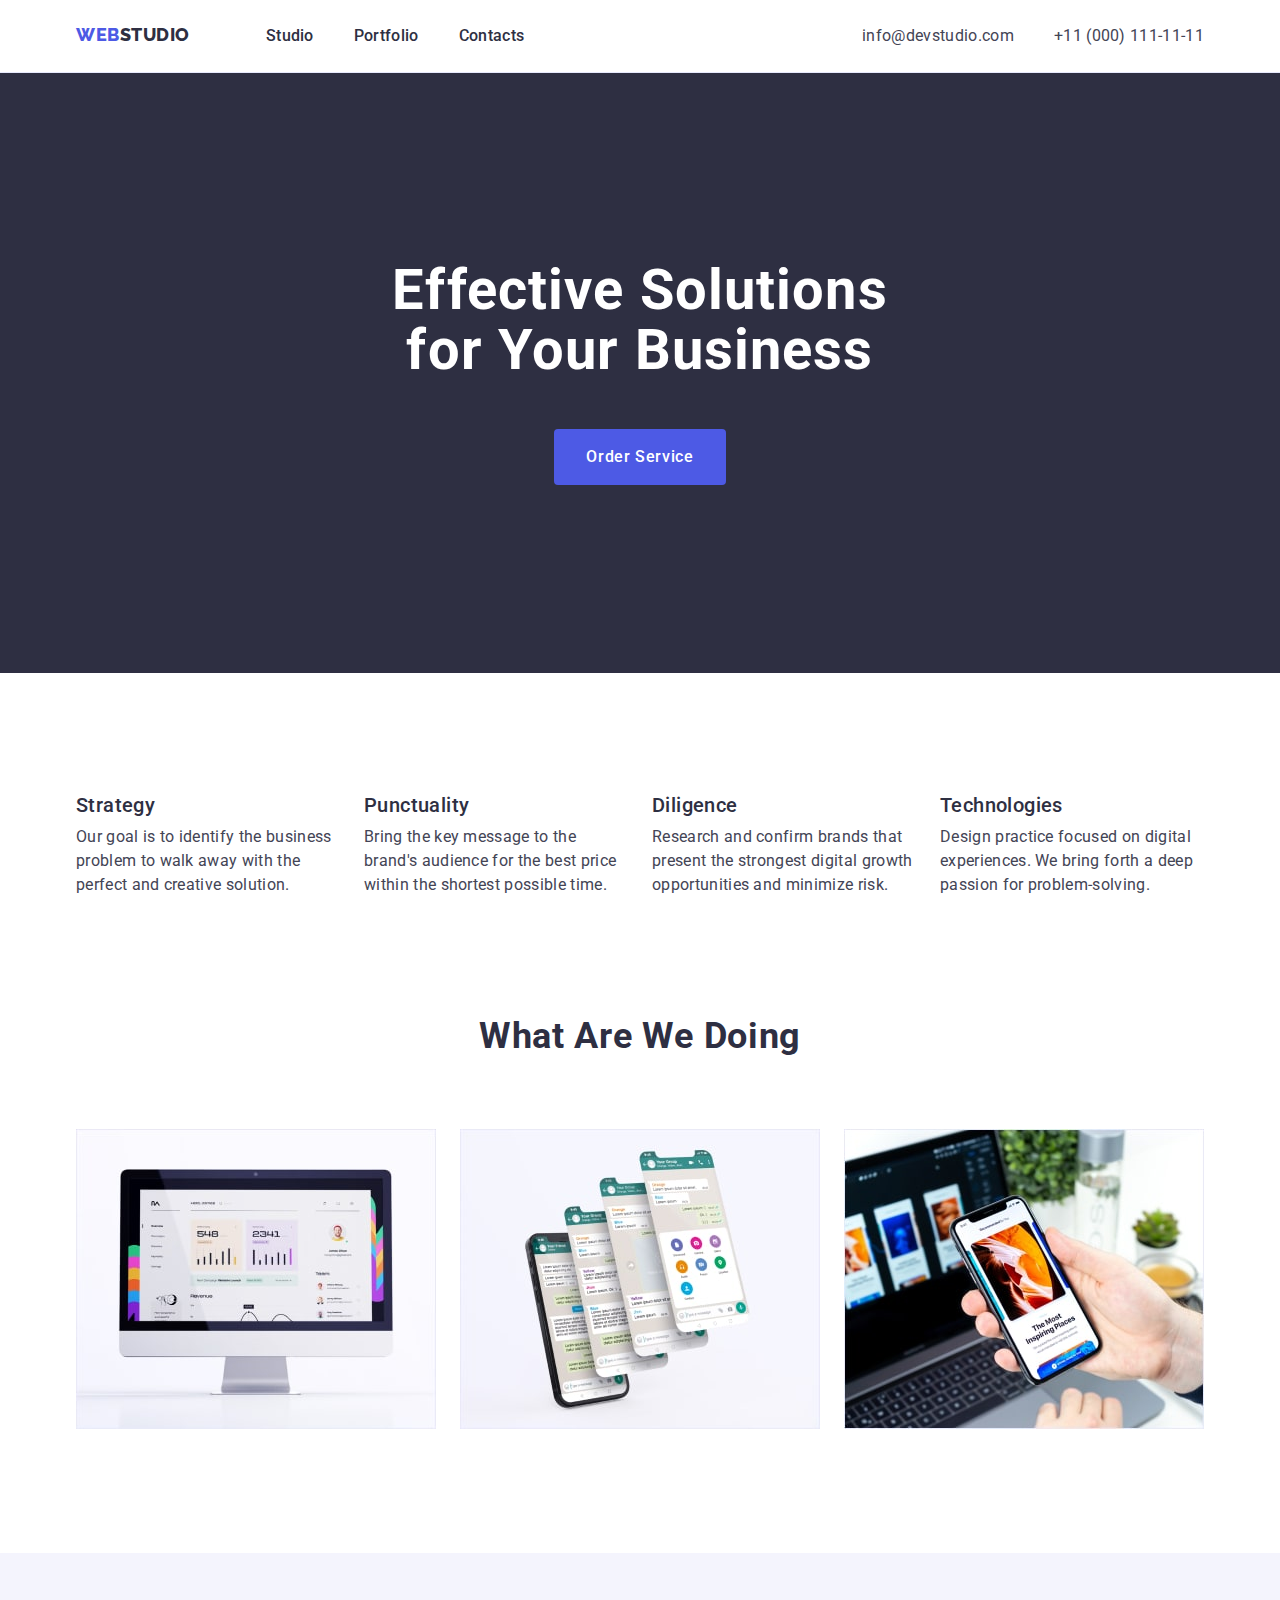
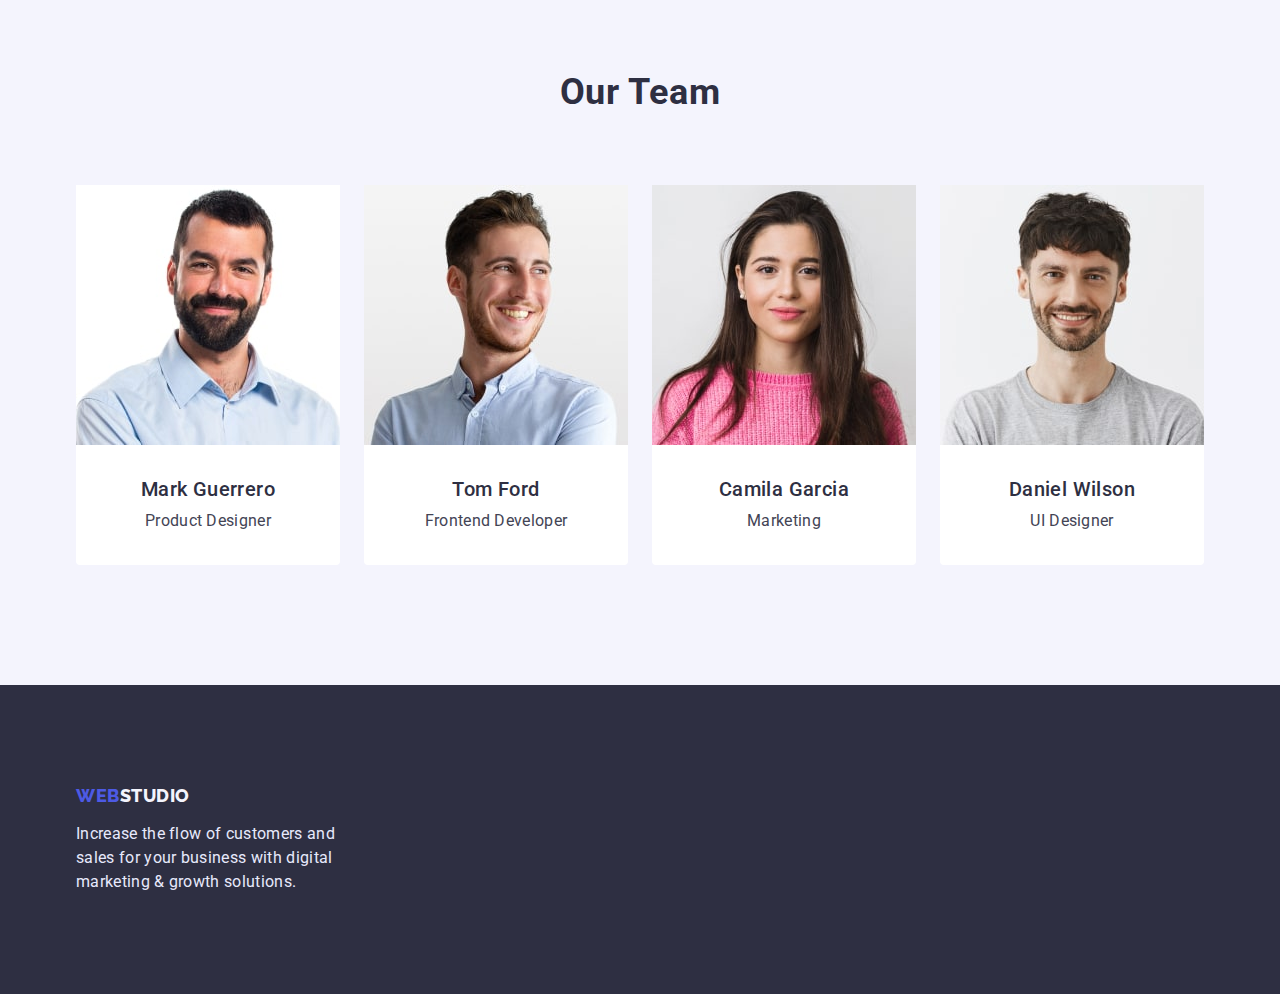
<file: index.html>
<!DOCTYPE html>
<html lang="en">
  <head>
    <meta charset="UTF-8" />
    <meta http-equiv="X-UA-Compatible" content="IE=edge" />
    <meta name="viewport" content="width=device-width, initial-scale=1.0" />
    <title>Студія</title>

    <link rel="preconnect" href="https://fonts.googleapis.com" />
    <link rel="preconnect" href="https://fonts.gstatic.com" crossorigin />
    <link rel="preconnect" href="https://fonts.googleapis.com" />
    <link rel="preconnect" href="https://fonts.gstatic.com" crossorigin />
    <link
      href="https://fonts.googleapis.com/css2?family=Raleway:wght@800&family=Roboto:wght@400;500;700;900&display=swap"
      rel="stylesheet"
    />
    <link
      rel="stylesheet"
      href="https://cdnjs.cloudflare.com/ajax/libs/modern-normalize/1.1.0/modern-normalize.min.css"
    />
    <link rel="stylesheet" href="./css/styles.css" />
  </head>
  <body class="body">
    <!-- Header Section -->
    <header class="header">
      <div class="header-container container">
        <nav class="navigation">
          <a href="./index.html" class="logo-header link"
            >Web<span class="logo-header-part">Studio</span></a
          >
          <ul class="main-nav list">
            <li class="nav-item">
              <a href="./index.html" class="nav-item-link link">Studio</a>
            </li>
            <li class="nav-item">
              <a href="./portfolio.html" class="nav-item-link link"
                >Portfolio</a
              >
            </li>
            <li class="nav-item">
              <a href="" class="nav-item-link link">Contacts</a>
            </li>
          </ul>
        </nav>
        <address class="address">
          <ul class="address-list list">
            <li class="address-item">
              <a href="mailto:info@devstudio.com" class="address-item link"
                >info@devstudio.com</a
              >
            </li>
            <li class="address-item">
              <a href="tel:+110001111111" class="address-item link"
                >+11 (000) 111-11-11</a
              >
            </li>
          </ul>
        </address>
      </div>
    </header>
    <!--Main Section  -->
    <main>
      <!-- Section 1 -->
      <section class="first-section">
        <div class="first-container container">
          <h1 class="first-section-title">
            Effective Solutions for Your Business
          </h1>
          <button type="button" class="first-section-btn">Order Service</button>
        </div>
      </section>
      <!-- Section 2 -->
      <section class="second-section">
        <div class="container">
          <h2 hidden class="second-section-title"></h2>
          <ul class="list second-list">
            <li class="second-list-item">
              <h3 class="second-section-title">Strategy</h3>
              <p class="second-section-text">
                Our goal is to identify the business problem to walk away with
                the perfect and creative solution.
              </p>
            </li>
            <li class="second-list-item">
              <h3 class="second-section-title">Punctuality</h3>
              <p class="second-section-text">
                Bring the key message to the brand's audience for the best price
                within the shortest possible time.
              </p>
            </li>
            <li class="second-list-item">
              <h3 class="second-section-title">Diligence</h3>
              <p class="second-section-text">
                Research and confirm brands that present the strongest digital
                growth opportunities and minimize risk.
              </p>
            </li>
            <li class="second-list-item">
              <h3 class="second-section-title">Technologies</h3>
              <p class="second-section-text">
                Design practice focused on digital experiences. We bring forth a
                deep passion for problem-solving.
              </p>
            </li>
          </ul>
        </div>
      </section>
      <!-- Section 3 -->
      <section class="third-section">
        <div class="container">
          <h2 class="third-section-title">What are we doing</h2>
          <ul class="list third-list">
            <li class="third-section-item">
              <img src="./images/img1.jpg" alt="analysis" width="360" />
            </li>
            <li class="third-section-item">
              <img src="./images/img2.jpg" alt="conversations" width="360" />
            </li>
            <li class="third-section-item">
              <img src="./images/img3.jpg" alt="recommendations" width="360" />
            </li>
          </ul>
        </div>
      </section>
      <!-- Section 4 -->
      <section class="forth-section">
        <div class="forth-container container">
          <h2 class="forth-section-title">Our Team</h2>
          <ul class="forth-list list">
            <li class="forth-section-item">
              <img
                class="our-team-img"
                src="./images/mark.jpg"
                alt="Mark Guerrero"
                width="264"
              />
              <div class="our-container">
                <h3 class="title-name">Mark Guerrero</h3>
                <p class="forth-section-text">Product Designer</p>
              </div>
            </li>

            <li class="forth-section-item">
              <img
                class="our-team-img"
                src="./images/tom.jpg"
                alt="Tom Ford"
                width="264"
              />
              <div class="our-container">
                <h3 class="title-name">Tom Ford</h3>
                <p class="forth-section-text">Frontend Developer</p>
              </div>
            </li>

            <li class="forth-section-item">
              <img
                class="our-team-img"
                src="./images/camila.jpg"
                alt="Camila Garcia"
                width="264"
              />
              <div class="our-container">
                <h3 class="title-name">Camila Garcia</h3>
                <p class="forth-section-text">Marketing</p>
              </div>
            </li>

            <li class="forth-section-item">
              <img
                class="our-team-img"
                src="./images/daniel.jpg"
                alt="Daniel Wilson"
                width="264"
              />
              <div class="our-container">
                <h3 class="title-name">Daniel Wilson</h3>
                <p class="forth-section-text">UI Designer</p>
              </div>
            </li>
          </ul>
        </div>
      </section>
    </main>
    <!-- Footer Section -->
    <footer class="footer">
      <div class="footer-container container">
        <a href="./index.html" class="footer-logo link"
          >Web<span class="footer-logo-part">Studio</span></a
        >
        <p class="footer-text">
          Increase the flow of customers and sales for your business with
          digital marketing & growth solutions.
        </p>
      </div>
    </footer>
  </body>
</html>
</file>
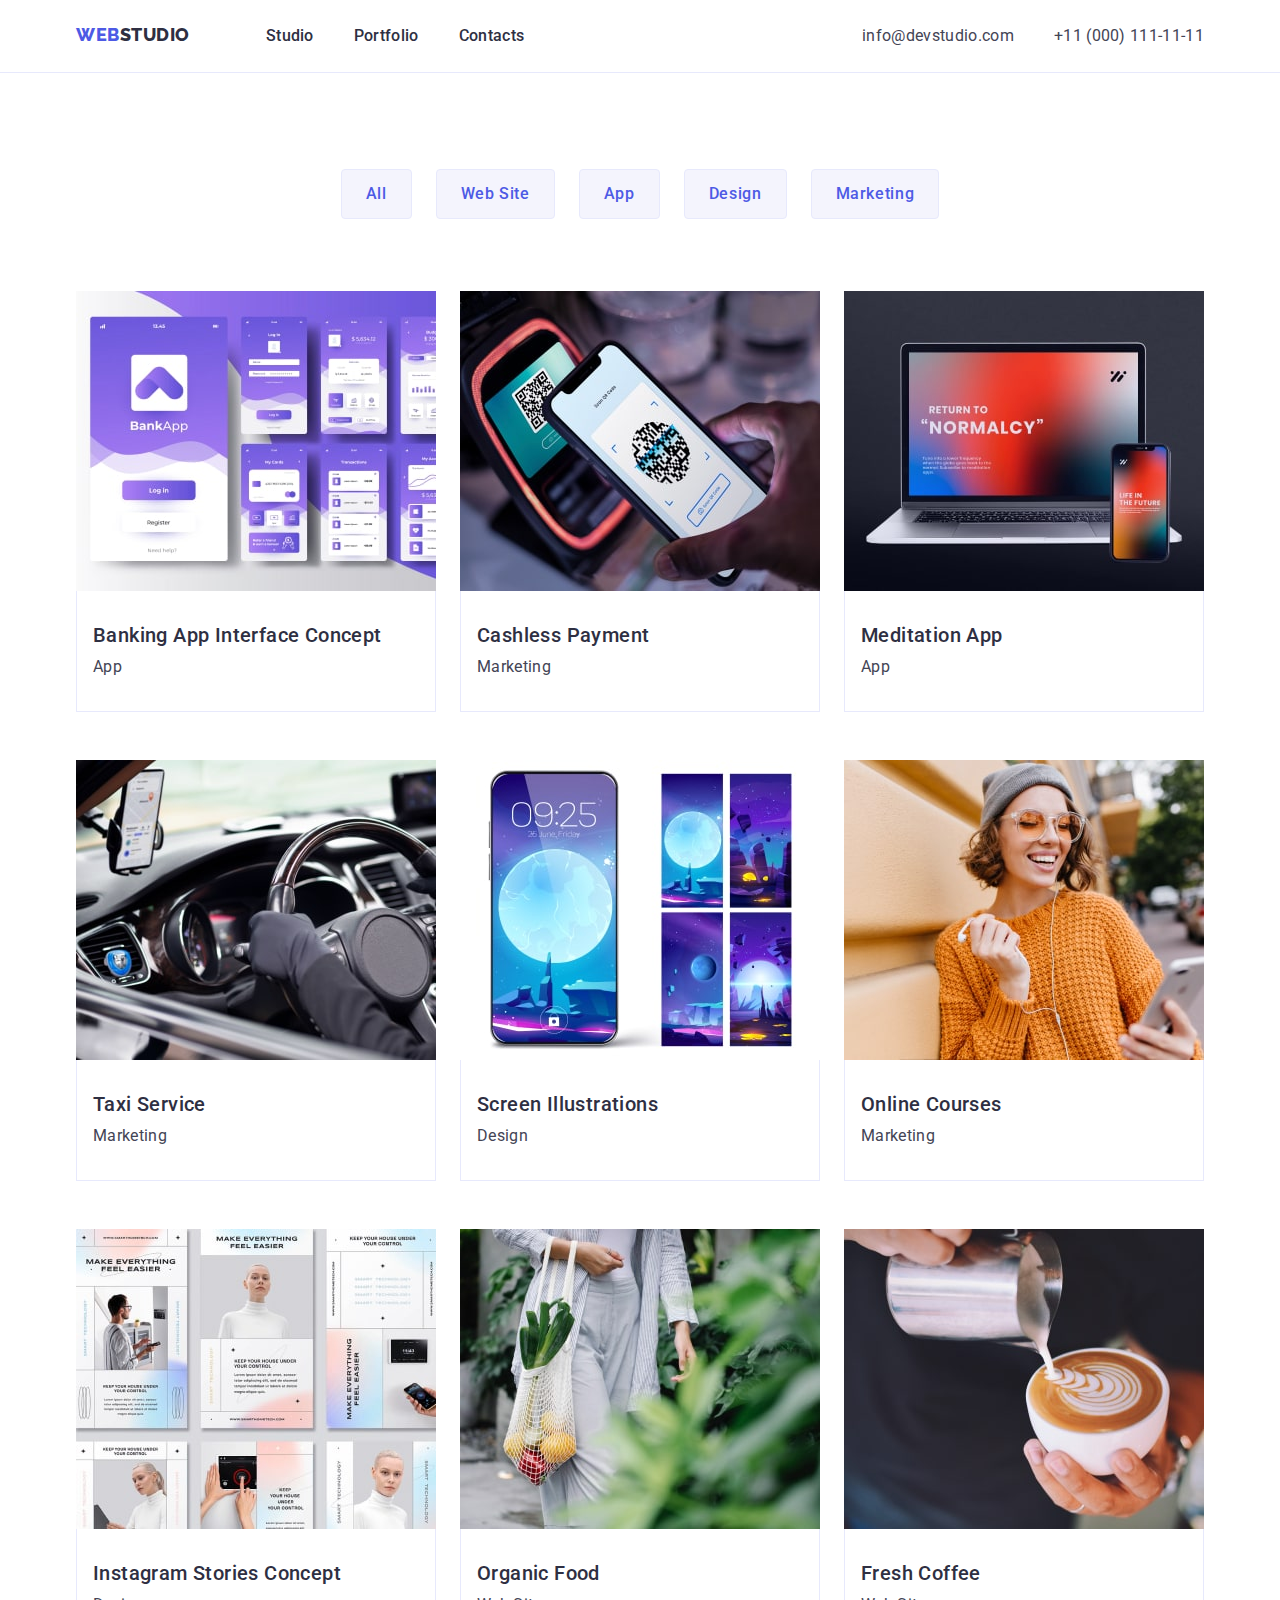
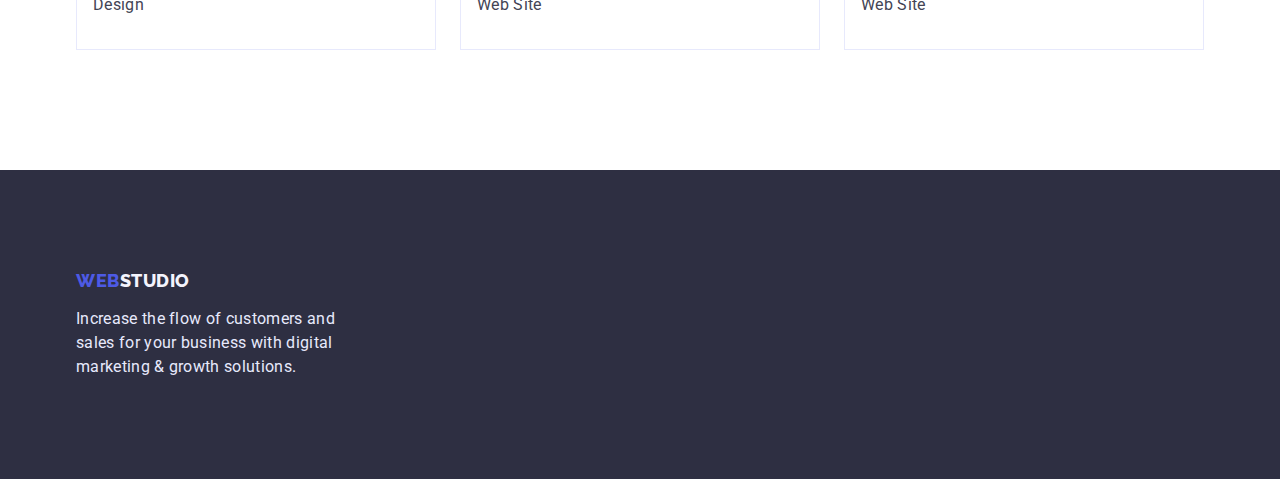
<file: portfolio.html>
<!DOCTYPE html>
<html lang="en">
  <head>
    <meta charset="UTF-8" />
    <meta http-equiv="X-UA-Compatible" content="IE=edge" />
    <meta name="viewport" content="width=device-width, initial-scale=1.0" />
    <title>Portfolio</title>
    <link rel="preconnect" href="https://fonts.googleapis.com" />
    <link rel="preconnect" href="https://fonts.gstatic.com" crossorigin />
    <link rel="preconnect" href="https://fonts.googleapis.com" />
    <link rel="preconnect" href="https://fonts.gstatic.com" crossorigin />
    <link
      href="https://fonts.googleapis.com/css2?family=Raleway:wght@800&family=Roboto:wght@400;500;700;900&display=swap"
      rel="stylesheet"
    />
    <link
      rel="stylesheet"
      href="https://cdnjs.cloudflare.com/ajax/libs/modern-normalize/1.1.0/modern-normalize.min.css"
    />
    <link rel="stylesheet" href="./css/styles.css" />
  </head>
  <body>
    <!-- Portfolio Header Section -->
    <header class="header">
      <div class="header-container container">
        <nav class="navigation">
          <a href="./index.html" class="logo-header link"
            >Web<span class="logo-header-part">Studio</span></a
          >
          <ul class="main-nav list">
            <li class="nav-item">
              <a href="./index.html" class="nav-item-link link">Studio</a>
            </li>
            <li class="nav-item">
              <a href="./portfolio.html" class="nav-item-link link"
                >Portfolio</a
              >
            </li>
            <li class="nav-item">
              <a href="" class="nav-item-link link">Contacts</a>
            </li>
          </ul>
        </nav>
        <address class="address">
          <ul class="address-list list">
            <li class="address-item">
              <a href="mailto:info@devstudio.com" class="address-item link"
                >info@devstudio.com</a
              >
            </li>
            <li class="address-item">
              <a href="tel:+110001111111" class="address-item link"
                >+11 (000) 111-11-11</a
              >
            </li>
          </ul>
        </address>
      </div>
    </header>
    <!-- portfolio Main Section -->
    <main>
      <!-- Portfolio Filter -->
      <section class="portfolio-section">
        <div class="portfolio-container container">
          
            <h1 hidden>Portfolio</h1>
            <ul class="portfolio-buttons list">
              <li><button type="button" class="portfolio-btn">All</button></li>
              <li>
                <button type="button" class="portfolio-btn">Web Site</button>
              </li>
              <li><button type="button" class="portfolio-btn">App</button></li>
              <li>
                <button type="button" class="portfolio-btn">Design</button>
              </li>
              <li>
                <button type="button" class="portfolio-btn">Marketing</button>
              </li>
            </ul>
         
          <!-- Portfolio Content -->
          
            <ul class="portfolio-list">
              <li class="portfolio-list-item">
                <a href="" class="link">
                  <img
                    class="portfolio-img"
                    src="./images/portfolio-img-1.jpg"
                    alt="Banking App Interface Concept"
                    width="360"
                  />
                  <div class="portfolio-content">
                    <h2 class="portfolio-title">
                      Banking App Interface Concept
                    </h2>
                    <p class="portfolio-text">App</p>
                  </div>
                </a>
              </li>
              <li class="portfolio-list-item">
                <a href="" class="link">
                  <img
                    class="portfolio-img"
                    src="./images/portfolio-img-2.jpg"
                    alt="Cashless Payment"
                    width="360"
                  />
                  <div class="portfolio-content">
                    <h2 class="portfolio-title">Cashless Payment</h2>
                    <p class="portfolio-text">Marketing</p>
                  </div>
                </a>
              </li>
              <li class="portfolio-list-item">
                <a href="" class="link">
                  <img
                    class="portfolio-img"
                    src="./images/portfolio-img-3.jpg"
                    alt="Meditaion App"
                    width="360"
                  />
                  <div class="portfolio-content">
                    <h2 class="portfolio-title">Meditation App</h2>
                    <p class="portfolio-text">App</p>
                  </div>
                </a>
              </li>
              <li class="portfolio-list-item">
                <a href="" class="link">
                  <img
                    class="portfolio-img"
                    src="./images/portfolio-img-4.jpg"
                    alt="Taxi Service"
                    width="360"
                  />
                  <div class="portfolio-content">
                    <h2 class="portfolio-title">Taxi Service</h2>
                    <p class="portfolio-text">Marketing</p>
                  </div>
                </a>
              </li>
              <li class="portfolio-list-item">
                <a href="" class="link">
                  <img
                    class="portfolio-img"
                    src="./images/portfolio-img-5.jpg"
                    alt="Screen Illustrations"
                    width="360"
                  />
                  <div class="portfolio-content">
                    <h2 class="portfolio-title">Screen Illustrations</h2>
                    <p class="portfolio-text">Design</p>
                  </div>
                </a>
              </li>
              <li class="portfolio-list-item">
                <a href="" class="link">
                  <img
                    class="portfolio-img"
                    src="./images/portfolio-img-6.jpg"
                    alt="Online Courses"
                    width="360"
                  />
                  <div class="portfolio-content">
                    <h2 class="portfolio-title">Online Courses</h2>
                    <p class="portfolio-text">Marketing</p>
                  </div>
                </a>
              </li>
              <li class="portfolio-list-item">
                <a href="" class="link">
                  <img
                    class="portfolio-img"
                    src="./images/portfolio-img-7.jpg"
                    alt="Instagram Stories Concept"
                    width="360"
                  />
                  <div class="portfolio-content">
                    <h2 class="portfolio-title">Instagram Stories Concept</h2>
                    <p class="portfolio-text">Design</p>
                  </div>
                </a>
              </li>
              <li class="portfolio-list-item">
                <a href="" class="link">
                  <img
                    class="portfolio-img"
                    src="./images/portfolio-img-8.jpg"
                    alt="Organic Food"
                    width="360"
                  />
                  <div class="portfolio-content">
                    <h2 class="portfolio-title">Organic Food</h2>
                    <p class="portfolio-text">Web Site</p>
                  </div>
                </a>
              </li>
              <li class="portfolio-list-item">
                <a href="" class="link">
                  <img
                    class="portfolio-img"
                    src="./images/portfolio-img-9.jpg"
                    alt="Fresh Coffee"
                    width="360"
                  />
                  <div class="portfolio-content">
                    <h2 class="portfolio-title">Fresh Coffee</h2>
                    <p class="portfolio-text">Web Site</p>
                  
                </a>
              </li>
            </ul>
        </div>
      </section>
    </main>
    <!-- Portfolio Footer Section -->
    <footer class="footer">
      <div class="footer-container container">
        <a href="./index.html" class="footer-logo link"
          >Web<span class="footer-logo-part">Studio</span></a
        >
        <p class="footer-text">
          Increase the flow of customers and sales for your business with
          digital marketing & growth solutions.
        </p>
      </div>
    </footer>
  </body>
</html>
</file>
<file: css/styles.css>
:root {
  --main-body-color: #ffffff;
  --main-text-color: #434455;
  --main-title-color: #2e2f42;
}
p,
h1,
h2,
h3,
h4,
h5,
h6 {
  margin: 0;
}
ul {
  padding-left: 0;
  margin: 0;
}
body {
  font-family: "Roboto", sans-serif;
  background-color: var(--main-body-color);
  color: var(--main-text-color);
}
.link {
  text-decoration: none;
  font-style: normal;
}
.list {
  list-style: none;
}
.container {
  width: 1158px;
  margin: 0 auto;
  padding: 0 15px;
}
/* ------------------------Header------------------ */
.header {
  border-bottom: 1px solid #e7e9fc;
  padding-top: 24px;
  padding-bottom: 24px;
}
.header-container {
  display: flex;
  justify-content: space-between;
  align-items: center;
  margin-left: auto;
  margin-right: auto;
}
.main-nav {
  display: flex;
}
.nav-item:not(:last-child) {
  margin-right: 40px;
}
.navigation {
  display: flex;
}

.logo-header {
  margin-right: 76px;
  font-family: "Raleway", sans-serif;
  font-weight: 800;
  font-size: 18px;
  line-height: 1.17;
  letter-spacing: 0.03em;
  text-transform: uppercase;
  color: #4d5ae5;
}
.logo-header-part {
  color: #2e2f42;
}
.nav-item-link {
  font-weight: 500;
  font-size: 16px;
  line-height: 1.5;
  letter-spacing: 0.02em;
  color: #2e2f42;
}
.nav-item-link:is(:hover, :focus) {
  color: #404bbf;
}
.address {
  font-style: normal;
}
.address-list {
  display: flex;
}
.address-item:not(:last-child) {
  margin-right: 40px;
}

.address-item {
  font-size: 16px;
  line-height: 1.5;
  letter-spacing: 0.02em;
  color: #434455;
}
.address-item:is(:hover, :focus) {
  color: #404bbf;
}
/* -----------------------------------------------------------------Main------------------- */
/* ------------------------Section 1------------------ */
.first-container {
  display: flex;
  align-items: center;
  flex-direction: column;
}
.first-section {
  background-color: #2e2f42;
  padding-top: 188px;
  padding-bottom: 188px;
}
.first-section-title {
  font-size: 56px;
  line-height: 1.07;
  letter-spacing: 0.02em;
  color: #ffffff;
  text-align: center;
  width: 496px;

  margin-bottom: 48px;
}
.first-section-btn {
  padding: 16px 32px 16px 32px;
  border-radius: 4px;
  border: none;

  font-family: inherit;
  font-weight: 500;
  font-size: 16px;
  line-height: 1.5;
  letter-spacing: 0.04em;
  color: #ffffff;
  cursor: pointer;
  background-color: #4d5ae5;
}
.first-section-btn:is(:hover, :focus) {
  color: #ffffff;
  background-color: #404bbf;
}
/* ------------------------Section 2------------------ */
.second-section {
  padding-top: 120px;
  padding-bottom: 120px;
}
.second-list {
  display: flex;
  gap: 24px;
}
.second-list-item {
  width: calc((100% - 72px) / 4);
}
/* .second-list-item:not(:last-child) {
  margin-right: 24px;
} */
/* .list li:not(:last-child) {
  margin-right: 24px;
} */
.second-section-title {
  font-weight: 500;
  font-size: 20px;
  line-height: 1.2;
  letter-spacing: 0.02em;
  color: var(--main-title-color);
  margin-bottom: 8px;
}
.second-section-text {
  font-size: 16px;
  line-height: 1.5;
  letter-spacing: 0.02em;
  color: var(--main-text-color);
}
/* ------------------------Section 3------------------ */
.third-section {
  padding-bottom: 120px;
}
/* .third-section-item:not(:last-child) {
  margin-right: 24px;
} */

.third-list {
  display: flex;
  align-items: center;
  gap: 24px;
}
.third-section-item {
  width: calc((100% - 48px) / 3);
}
.third-section-title {
  font-size: 36px;
  line-height: 1.11;
  text-align: center;
  letter-spacing: 0.02em;
  text-transform: capitalize;
  color: var(--main-title-color);
  margin-bottom: 72px;
}
/* ------------------------Section 4------------------ */
.forth-section {
  background-color: #f4f4fd;
  padding-bottom: 120px;
  padding-top: 120px;
}
.forth-list {
  display: flex;
  gap: 24px;
}

.forth-section-item {
  width: calc((100% - 72px) / 4);
  background-color: #ffffff;
  border-radius: 0px 0px 4px 4px;
}
.forth-section-title {
  margin-bottom: 72px;
  font-size: 36px;
  line-height: 1.11;
  text-align: center;
  letter-spacing: 0.02em;
  text-transform: capitalize;
  color: var(--main-title-color);
}
.title-name {
  margin-bottom: 8px;
  font-weight: 500;
  font-size: 20px;
  line-height: 1.2;
  text-align: center;
  letter-spacing: 0.02em;
  color: #2e2f42;
}

.forth-section-text {
  font-weight: 400;
  font-size: 16px;
  line-height: 1.5;
  text-align: center;
  letter-spacing: 0.02em;
  color: var(--main-text-color);
}
.our-container {
  padding: 32px 16px 32px 16px;
}
.our-team-img {
  display: block;
}
/* ---------------------------------------------------------Portfolio------------------ */
.portfolio-section {
  padding-top: 96px;
  padding-bottom: 120px;
}
/* .portfolio-container {
  display: flex;
  flex-wrap: wrap;
  justify-content: center;
} */
.portfolio-img {
  display: block;
}
/* .portfolio-list-container {
  padding-bottom: 120px;
  box-sizing: content-box;
} */
.portfolio-list-item {
  width: calc((100% - 48px) / 3);
}
/* .portfolio-list-item:not(:nth-child(3n + 3)) {
  margin-right: 24px;
}
.portfolio-list-item:not(:nth-last-child(-n + 3)) {
  margin-bottom: 48px;
} */
.portfolio-list {
  gap: 48px 24px;
}
.portfolio-content {
  padding-top: 32px;
  padding-bottom: 32px;
  padding-left: 16px;
  padding-right: 16px;
  border: 1px solid #e7e9fc;
  border-top: none;
}
.portfolio-list {
  display: flex;
  flex-wrap: wrap;
  list-style: none;
}

.portfolio-buttons {
  display: flex;
  justify-content: center;
  gap: 24px;
  margin-bottom: 72px;
}
.portfolio-btn {
  font-weight: 500;
  font-family: inherit;
  font-size: 16px;
  line-height: 1.5;
  letter-spacing: 0.04em;
  background-color: #f4f4fd;
  color: #4d5ae5;
  cursor: pointer;
  padding: 12px 24px 12px 24px;
  border: 1px solid #e7e9fc;
  border-radius: 4px;
}
.portfolio-btn:is(:hover, :focus) {
  background-color: #404bbf;
  color: #ffffff;
  border-color: transparent;
}

.portfolio-title {
  margin-bottom: 8px;
  font-weight: 500;
  font-size: 20px;
  line-height: 1.2;
  letter-spacing: 0.02em;
  color: var(--main-title-color);
}
.portfolio-text {
  font-size: 16px;
  line-height: 1.5;
  letter-spacing: 0.02em;
  color: var(--main-text-color);
}

/* ------------------------Footer------------------ */
.footer {
  padding-bottom: 100px;
  padding-top: 100px;
}
.footer {
  background-color: #2e2f42;
}

.footer-text {
  font-size: 16px;
  line-height: 1.5;
  letter-spacing: 0.02em;
  color: #e7e9fc;
  width: 264px;
}
.footer-logo {
  font-family: "Raleway", sans-serif;
  font-style: normal;
  font-weight: 800;
  font-size: 18px;
  line-height: 1.17;
  display: inline-block;

  letter-spacing: 0.03em;
  text-transform: uppercase;
  color: #4d5ae5;
  margin-bottom: 16px;
}
.footer-logo-part {
  color: #f4f4fd;
}
</file>
